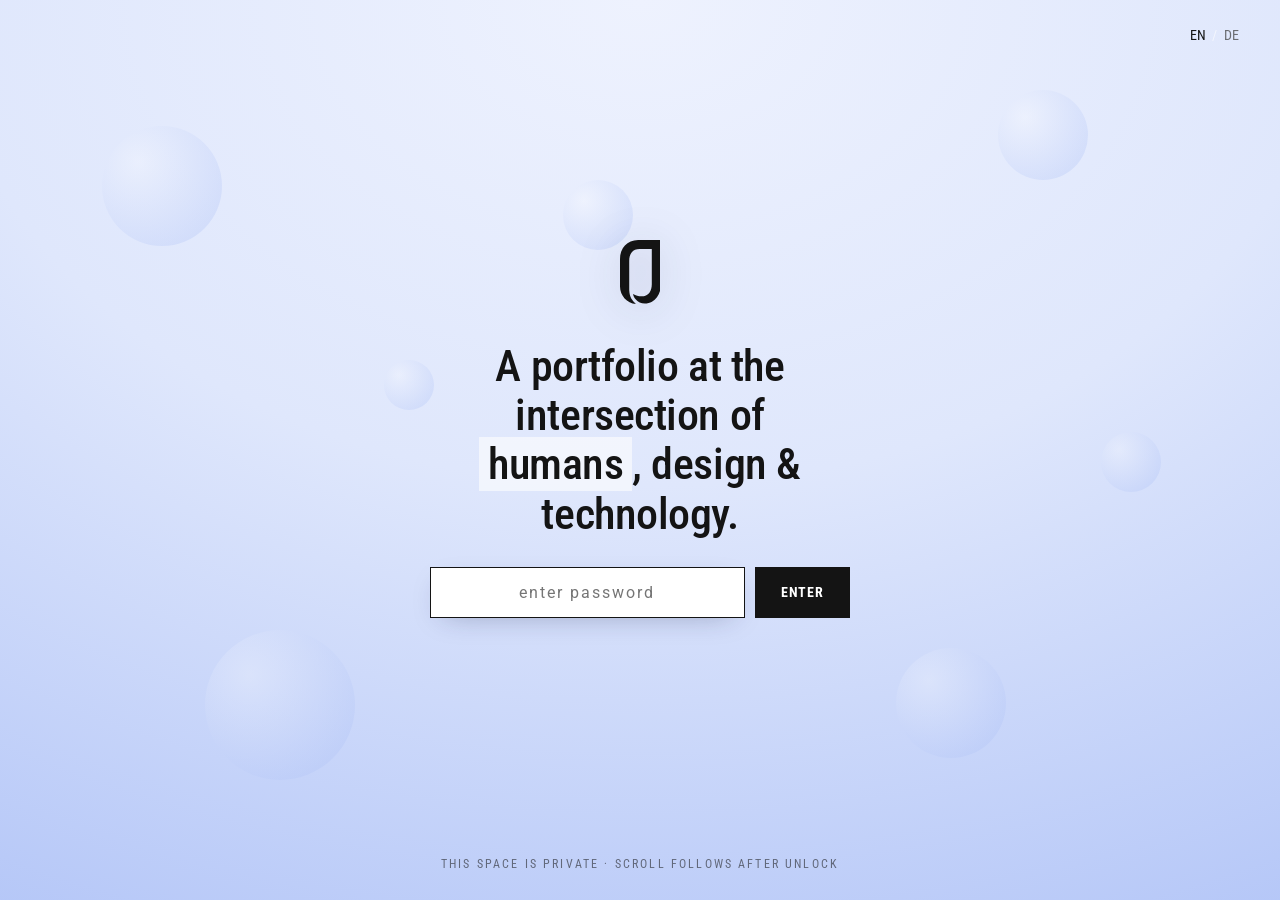
<file: index.html>
<!DOCTYPE html>
<html lang="en">
<head>
<meta charset="UTF-8" />
<meta name="viewport" content="width=device-width, initial-scale=1.0" />
<title>Olga Jaenick — UX / UI &amp; Product Designer</title>
<link rel="preconnect" href="https://fonts.googleapis.com" />
<link rel="preconnect" href="https://fonts.gstatic.com" crossorigin />
<link href="https://fonts.googleapis.com/css2?family=Roboto:wght@400;500;700&family=Roboto+Condensed:wght@400;500;600;700&family=Playfair+Display:ital,wght@0,500;0,600;1,500&display=swap" rel="stylesheet" />
<link rel="stylesheet" href="styles.css" />
</head>
<body>

<!-- ===================== GATE ===================== -->
<section id="gate" class="gate">
  <div class="gate-bubbles" id="gateBubbles" aria-hidden="true"></div>
  <div class="gate-top">
    <div class="gate-lang" id="gateLang">
      <button type="button" data-lang="en">EN</button><span class="sep">/</span><button type="button" data-lang="de">DE</button>
    </div>
  </div>
  <div class="gate-card">
    <div class="gate-logo" id="gateLogo"></div>
    <h1 class="gate-line" id="gateLine"></h1>
    <form class="gate-form" id="gateForm" autocomplete="off">
      <input id="gatePw" type="password" autocomplete="off" />
      <button type="submit" id="gateBtn"></button>
    </form>
    <div class="gate-err" id="gateErr"></div>
  </div>
  <div class="gate-scrollhint" id="gateHint"></div>
</section>

<!-- ===================== SITE ===================== -->
<div id="site" hidden>
  <div class="yearbg" id="yearbg" aria-hidden="true"></div>
  <header class="topbar" id="topbar">
    <button class="brand" id="brand" aria-label="Top"></button>
    <div class="lang" id="lang">
      <button type="button" data-lang="en">EN</button><span class="sep">/</span><button type="button" data-lang="de">DE</button>
    </div>
  </header>

  <main class="timeline" id="timeline"></main>

  <nav class="dots" id="dots" aria-label="Timeline navigation"></nav>
  <button class="fab" id="fab" aria-label="Contact"></button>
</div>

<!-- ===================== OVERLAY ===================== -->
<div class="overlay" id="overlay" hidden>
  <div class="overlay-bg" id="overlayBg"></div>
  <div class="modal" id="modal" role="dialog" aria-modal="true"></div>
</div>

<script src="app.js"></script>
</body>
</html>
</file>
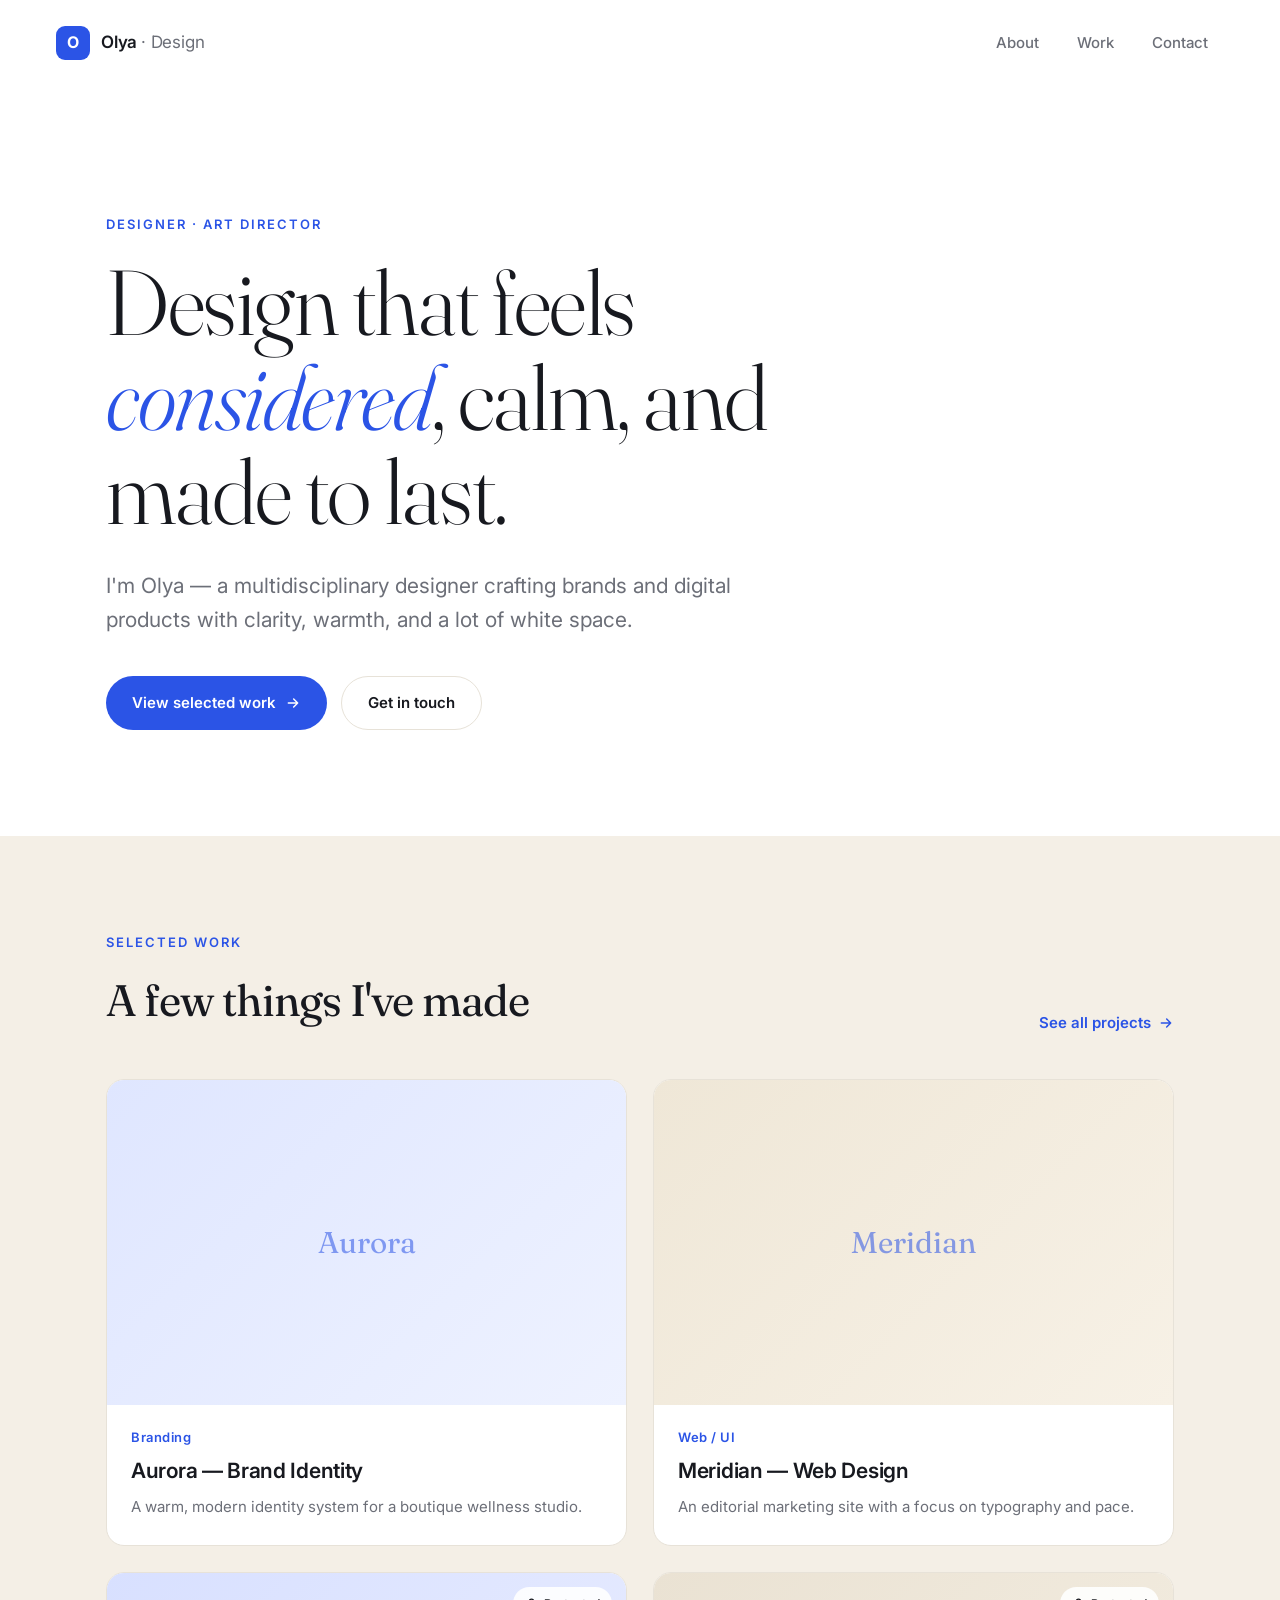
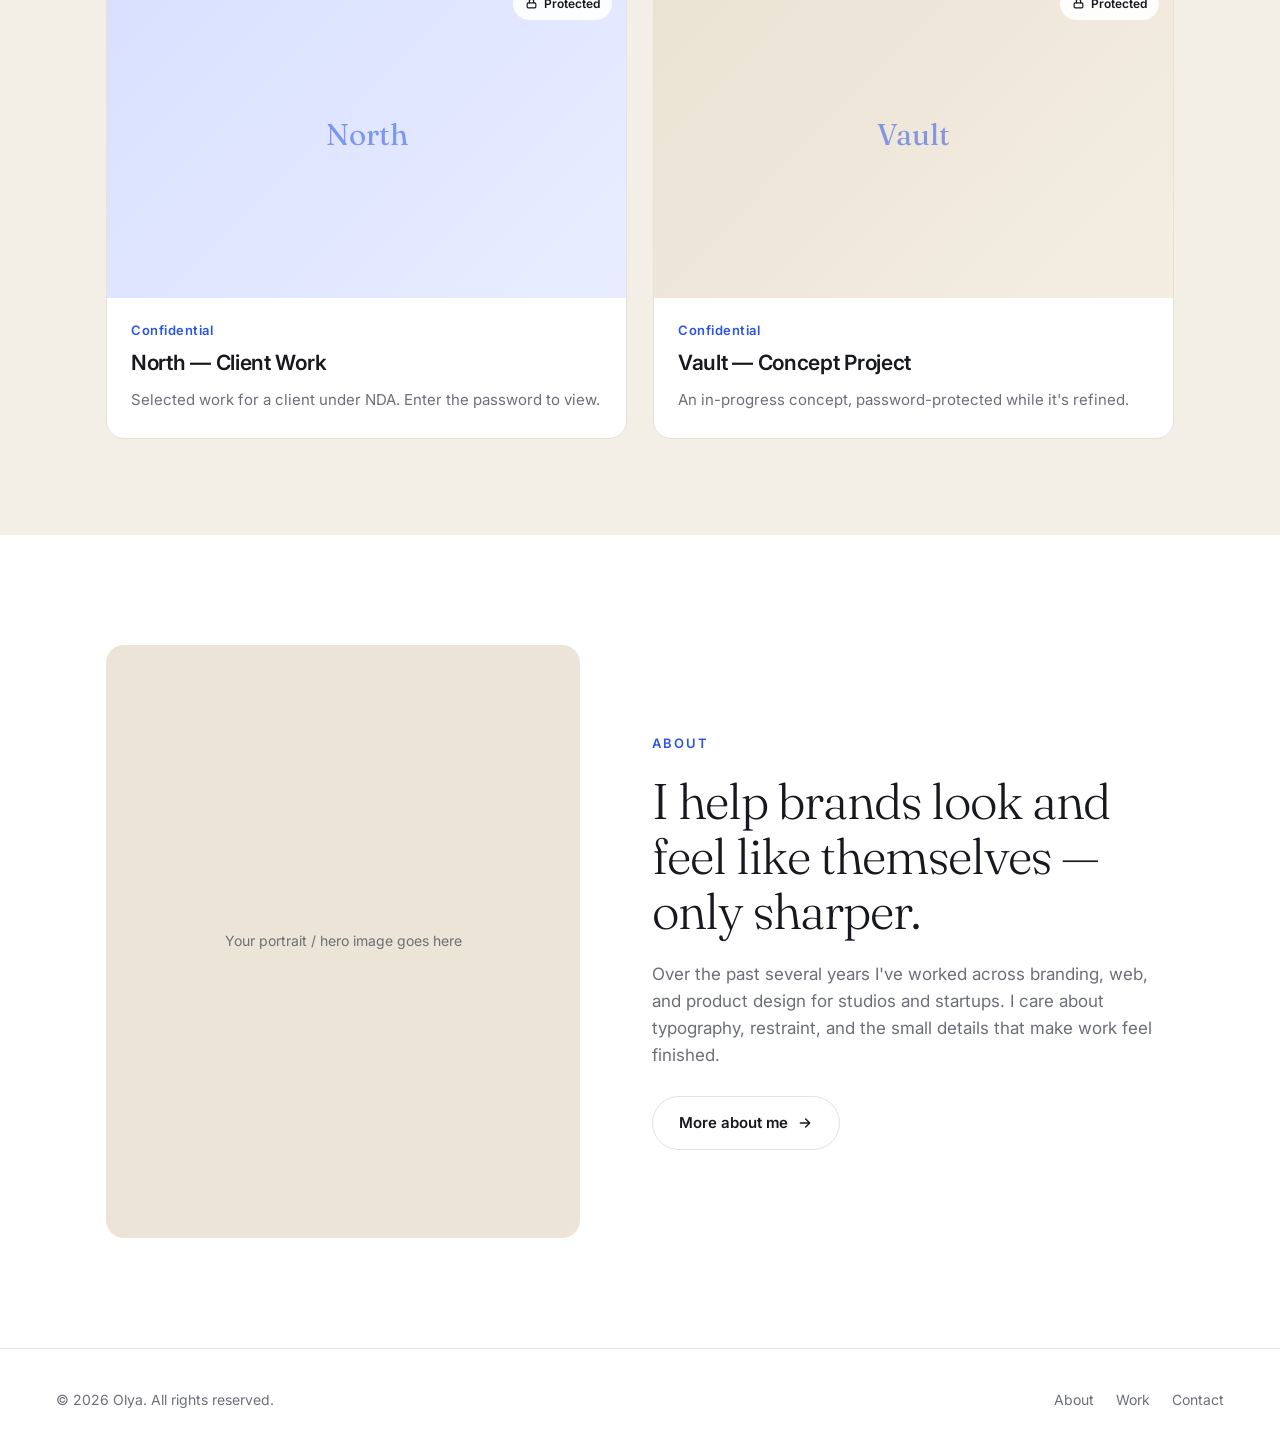
<file: index.bak.html>
<!DOCTYPE html>
<html lang="en">
<head>
<meta charset="UTF-8" />
<meta name="viewport" content="width=device-width, initial-scale=1.0" />
<title>Olya — Design Portfolio</title>
<link rel="preconnect" href="https://fonts.googleapis.com" />
<link rel="preconnect" href="https://fonts.gstatic.com" crossorigin />
<link href="https://fonts.googleapis.com/css2?family=Inter:wght@300;400;500;600;700&family=Fraunces:opsz,wght@9..144,300;9..144,400;9..144,500&display=swap" rel="stylesheet" />
<style>
  /* ============================================================
     THEME  —  edit these to fine-tune your colors
     ============================================================ */
  :root{
    --white:#ffffff;
    --beige:#f4efe6;        /* soft section background */
    --beige-deep:#ece4d6;   /* stronger beige panels   */
    --blue:#2b54e6;         /* highlight / accent      */
    --blue-dark:#1c3bb0;
    --ink:#17191f;          /* main text               */
    --muted:#6c6f78;        /* secondary text          */
    --line:#e7e2d8;         /* hairline borders        */
    --radius:18px;
    --maxw:1180px;
    --ease:cubic-bezier(.22,.61,.36,1);
  }

  *{box-sizing:border-box;margin:0;padding:0}
  html{scroll-behavior:smooth}
  body{
    font-family:'Inter',system-ui,-apple-system,sans-serif;
    color:var(--ink);
    background:var(--white);
    line-height:1.6;
    -webkit-font-smoothing:antialiased;
    overflow-x:hidden;
  }
  a{color:inherit;text-decoration:none}
  img{max-width:100%;display:block}
  .accent{color:var(--blue)}
  .serif{font-family:'Fraunces',Georgia,serif;font-weight:400}

  /* ---------- Header ---------- */
  header{
    position:fixed;top:0;left:0;right:0;z-index:50;
    display:flex;align-items:center;justify-content:space-between;
    padding:22px clamp(20px,5vw,56px);
    background:rgba(255,255,255,.82);
    backdrop-filter:saturate(180%) blur(14px);
    border-bottom:1px solid transparent;
    transition:border-color .3s var(--ease);
  }
  header.scrolled{border-bottom:1px solid var(--line)}
  .logo{
    display:flex;align-items:center;gap:11px;
    cursor:pointer;user-select:none;
  }
  .logo .mark{
    width:34px;height:34px;border-radius:9px;
    background:var(--blue);color:#fff;
    display:grid;place-items:center;
    font-weight:700;font-size:16px;letter-spacing:-.5px;
    transition:transform .35s var(--ease),background .3s;
  }
  .logo:hover .mark{transform:rotate(-8deg) scale(1.05)}
  .logo .name{font-weight:600;font-size:17px;letter-spacing:-.2px}
  .logo .name span{color:var(--muted);font-weight:400}

  nav{display:flex;align-items:center;gap:6px}
  nav a{
    font-size:15px;font-weight:500;color:var(--muted);
    padding:9px 16px;border-radius:999px;
    transition:color .2s,background .2s;
  }
  nav a:hover{color:var(--ink)}
  nav a.active{color:var(--blue);background:rgba(43,84,230,.08)}

  .nav-toggle{display:none;background:none;border:0;cursor:pointer;padding:8px}
  .nav-toggle span{display:block;width:24px;height:2px;background:var(--ink);margin:5px 0;transition:.3s}

  /* ---------- Layout ---------- */
  main{padding-top:84px;min-height:100vh}
  .wrap{max-width:var(--maxw);margin:0 auto;padding:0 clamp(20px,5vw,56px)}
  .view{animation:fade .55s var(--ease)}
  @keyframes fade{from{opacity:0;transform:translateY(14px)}to{opacity:1;transform:none}}
  .eyebrow{
    font-size:13px;font-weight:600;letter-spacing:2px;text-transform:uppercase;
    color:var(--blue);margin-bottom:20px;
  }

  /* ---------- Intro / Home ---------- */
  .hero{padding:clamp(60px,11vw,130px) 0 clamp(48px,7vw,86px)}
  .hero h1{
    font-family:'Fraunces',Georgia,serif;font-weight:300;
    font-size:clamp(42px,7.2vw,92px);line-height:1.03;letter-spacing:-1.5px;
    max-width:16ch;
  }
  .hero h1 em{font-style:italic;color:var(--blue)}
  .hero .lede{
    margin-top:30px;font-size:clamp(17px,2.1vw,21px);color:var(--muted);
    max-width:52ch;
  }
  .hero .cta{
    margin-top:40px;display:flex;gap:14px;flex-wrap:wrap;
  }
  .btn{
    display:inline-flex;align-items:center;gap:9px;
    padding:14px 26px;border-radius:999px;font-weight:600;font-size:15px;
    transition:transform .25s var(--ease),background .25s,box-shadow .25s;
  }
  .btn-primary{background:var(--blue);color:#fff}
  .btn-primary:hover{transform:translateY(-2px);box-shadow:0 12px 30px -10px rgba(43,84,230,.6)}
  .btn-ghost{border:1px solid var(--line);color:var(--ink)}
  .btn-ghost:hover{border-color:var(--ink);transform:translateY(-2px)}
  .arrow{transition:transform .25s var(--ease)}
  .btn:hover .arrow{transform:translateX(4px)}

  /* teaser projects */
  .teaser{background:var(--beige);padding:clamp(56px,8vw,96px) 0;margin-top:20px}
  .sec-head{display:flex;align-items:flex-end;justify-content:space-between;gap:24px;flex-wrap:wrap;margin-bottom:44px}
  .sec-head h2{font-family:'Fraunces',serif;font-weight:400;font-size:clamp(28px,4vw,44px);letter-spacing:-.8px}
  .sec-head p{color:var(--muted);max-width:40ch}
  .link-more{color:var(--blue);font-weight:600;font-size:15px;display:inline-flex;gap:7px;align-items:center}
  .link-more:hover .arrow{transform:translateX(4px)}

  .teaser-grid{display:grid;grid-template-columns:repeat(2,1fr);gap:26px}
  .tcard{
    background:var(--white);border-radius:var(--radius);overflow:hidden;
    border:1px solid var(--line);cursor:pointer;
    transition:transform .4s var(--ease),box-shadow .4s;
  }
  .tcard:hover{transform:translateY(-6px);box-shadow:0 24px 50px -24px rgba(20,24,40,.28)}
  .tcard .thumb{aspect-ratio:16/10;display:grid;place-items:center;position:relative;overflow:hidden}
  .tcard .thumb .lock{position:absolute;top:14px;right:14px;background:rgba(255,255,255,.9);border-radius:999px;padding:7px 12px;font-size:12px;font-weight:600;display:flex;gap:6px;align-items:center}
  .tcard .body{padding:22px 24px 26px}
  .tcard .body .cat{font-size:13px;font-weight:600;color:var(--blue);letter-spacing:.5px}
  .tcard .body h3{font-size:21px;margin-top:6px;font-weight:600;letter-spacing:-.3px}
  .tcard .body p{color:var(--muted);font-size:15px;margin-top:8px}

  /* about intro band */
  .about-intro{padding:clamp(64px,9vw,110px) 0}
  .about-intro .grid{display:grid;grid-template-columns:1fr 1.1fr;gap:clamp(30px,6vw,72px);align-items:center}
  .about-intro .portrait{
    aspect-ratio:4/5;border-radius:var(--radius);overflow:hidden;
    background:var(--beige-deep);position:relative;
  }
  .about-intro .portrait .ph{position:absolute;inset:0;display:grid;place-items:center;color:var(--muted);font-size:14px;text-align:center;padding:20px}
  .about-intro h2{font-family:'Fraunces',serif;font-weight:300;font-size:clamp(28px,4.3vw,50px);line-height:1.1;letter-spacing:-1px}
  .about-intro p{margin-top:22px;color:var(--muted);font-size:17px;max-width:48ch}

  /* ---------- About page ---------- */
  .page-head{padding:clamp(48px,7vw,90px) 0 clamp(30px,4vw,50px)}
  .page-head h1{font-family:'Fraunces',serif;font-weight:300;font-size:clamp(38px,6vw,74px);letter-spacing:-1.4px;line-height:1.05}
  .about-body{display:grid;grid-template-columns:1fr 1.4fr;gap:clamp(30px,6vw,70px);padding-bottom:clamp(60px,8vw,110px)}
  .about-body .col-portrait{aspect-ratio:4/5;border-radius:var(--radius);background:var(--beige-deep);position:relative;overflow:hidden}
  .about-body .col-portrait .ph{position:absolute;inset:0;display:grid;place-items:center;color:var(--muted);font-size:14px;text-align:center;padding:20px}
  .about-body .lead{font-size:clamp(19px,2.4vw,24px);line-height:1.5;font-weight:400}
  .about-body .lead + p{margin-top:20px;color:var(--muted);font-size:16px}
  .facts{margin-top:40px;display:grid;grid-template-columns:1fr 1fr;gap:28px}
  .facts h4{font-size:12px;letter-spacing:1.5px;text-transform:uppercase;color:var(--blue);margin-bottom:12px}
  .facts ul{list-style:none;display:flex;flex-direction:column;gap:6px;color:var(--muted);font-size:15px}

  /* ---------- Work page ---------- */
  .work-grid{display:grid;grid-template-columns:repeat(2,1fr);gap:28px;padding-bottom:clamp(60px,8vw,110px)}
  .wcard{background:var(--white);border:1px solid var(--line);border-radius:var(--radius);overflow:hidden;cursor:pointer;transition:transform .4s var(--ease),box-shadow .4s}
  .wcard:hover{transform:translateY(-6px);box-shadow:0 24px 50px -24px rgba(20,24,40,.28)}
  .wcard .thumb{aspect-ratio:16/10;position:relative;display:grid;place-items:center;overflow:hidden}
  .wcard .thumb .lock{position:absolute;top:14px;right:14px;background:rgba(255,255,255,.92);border-radius:999px;padding:7px 12px;font-size:12px;font-weight:600;display:flex;gap:6px;align-items:center}
  .wcard .body{padding:24px 26px 28px;display:flex;justify-content:space-between;align-items:flex-start;gap:16px}
  .wcard .body .cat{font-size:13px;font-weight:600;color:var(--blue)}
  .wcard .body h3{font-size:23px;font-weight:600;letter-spacing:-.4px;margin-top:6px}
  .wcard .body p{color:var(--muted);font-size:15px;margin-top:8px}
  .wcard .yr{color:var(--muted);font-size:14px;font-variant-numeric:tabular-nums}

  /* ---------- Project detail ---------- */
  .back{display:inline-flex;align-items:center;gap:8px;color:var(--muted);font-weight:500;font-size:15px;margin-bottom:26px}
  .back:hover{color:var(--blue)}
  .back .arrow{transform:rotate(180deg)}
  .proj-hero{padding-bottom:40px}
  .proj-hero .cat{color:var(--blue);font-weight:600;font-size:14px;letter-spacing:1px;text-transform:uppercase}
  .proj-hero h1{font-family:'Fraunces',serif;font-weight:300;font-size:clamp(34px,5.5vw,66px);letter-spacing:-1.3px;line-height:1.05;margin-top:14px}
  .proj-hero .sub{color:var(--muted);font-size:18px;margin-top:18px;max-width:56ch}
  .proj-meta{display:flex;gap:40px;flex-wrap:wrap;margin-top:34px;padding-top:28px;border-top:1px solid var(--line)}
  .proj-meta div h5{font-size:12px;letter-spacing:1.5px;text-transform:uppercase;color:var(--muted);margin-bottom:6px}
  .proj-meta div p{font-weight:500;font-size:15px}
  .proj-cover{aspect-ratio:16/9;border-radius:var(--radius);background:var(--beige-deep);margin:40px 0;position:relative;overflow:hidden;display:grid;place-items:center}
  .proj-cover .ph{color:var(--muted);font-size:14px}
  .proj-body{max-width:70ch;margin:0 auto;padding-bottom:40px}
  .proj-body h3{font-family:'Fraunces',serif;font-weight:400;font-size:26px;margin:38px 0 14px;letter-spacing:-.4px}
  .proj-body p{color:#3d4048;font-size:17px;margin-bottom:18px}
  .proj-gallery{display:grid;grid-template-columns:1fr 1fr;gap:24px;padding-bottom:clamp(60px,8vw,110px)}
  .proj-gallery .g{aspect-ratio:4/3;border-radius:14px;background:var(--beige);display:grid;place-items:center;color:var(--muted);font-size:13px}

  /* ---------- Password gate ---------- */
  .gate{max-width:460px;margin:clamp(40px,8vw,90px) auto;text-align:center;padding:clamp(36px,5vw,52px) clamp(28px,4vw,44px);background:var(--beige);border-radius:var(--radius);border:1px solid var(--line)}
  .gate .ring{width:66px;height:66px;border-radius:50%;background:var(--white);display:grid;place-items:center;margin:0 auto 22px;box-shadow:0 8px 24px -12px rgba(43,84,230,.4)}
  .gate h2{font-family:'Fraunces',serif;font-weight:400;font-size:28px;letter-spacing:-.5px}
  .gate p{color:var(--muted);font-size:15px;margin-top:10px}
  .gate form{margin-top:26px;display:flex;flex-direction:column;gap:12px}
  .gate input{
    width:100%;padding:15px 18px;border-radius:12px;border:1px solid var(--line);
    font-size:16px;font-family:inherit;background:var(--white);text-align:center;letter-spacing:1px;
    transition:border-color .2s,box-shadow .2s;
  }
  .gate input:focus{outline:none;border-color:var(--blue);box-shadow:0 0 0 4px rgba(43,84,230,.12)}
  .gate .err{color:#d13232;font-size:14px;min-height:18px;transition:.2s}
  .gate button{width:100%}
  .shake{animation:shake .4s}
  @keyframes shake{0%,100%{transform:translateX(0)}20%,60%{transform:translateX(-8px)}40%,80%{transform:translateX(8px)}}

  /* ---------- Contact ---------- */
  .contact{padding-bottom:clamp(60px,8vw,110px)}
  .contact .grid{display:grid;grid-template-columns:1.1fr 1fr;gap:clamp(30px,6vw,70px);align-items:start}
  .contact h1{font-family:'Fraunces',serif;font-weight:300;font-size:clamp(36px,5.5vw,64px);letter-spacing:-1.3px;line-height:1.05}
  .contact .lede{color:var(--muted);font-size:18px;margin-top:20px;max-width:44ch}
  .contact .links{margin-top:36px;display:flex;flex-direction:column;gap:2px}
  .contact .links a{display:flex;align-items:center;justify-content:space-between;padding:18px 4px;border-bottom:1px solid var(--line);font-weight:500;font-size:17px;transition:padding .25s var(--ease),color .2s}
  .contact .links a:hover{padding-left:14px;color:var(--blue)}
  .contact .links a .arrow{color:var(--blue)}
  form.cform{background:var(--beige);border-radius:var(--radius);padding:clamp(26px,4vw,38px);display:flex;flex-direction:column;gap:16px}
  form.cform label{font-size:13px;font-weight:600;letter-spacing:.5px;color:var(--muted);margin-bottom:-8px}
  form.cform input,form.cform textarea{padding:14px 16px;border-radius:11px;border:1px solid var(--line);font-family:inherit;font-size:15px;background:var(--white);transition:border-color .2s,box-shadow .2s}
  form.cform input:focus,form.cform textarea:focus{outline:none;border-color:var(--blue);box-shadow:0 0 0 4px rgba(43,84,230,.1)}
  form.cform textarea{resize:vertical;min-height:120px}

  /* ---------- Footer ---------- */
  footer{border-top:1px solid var(--line);padding:40px clamp(20px,5vw,56px);display:flex;justify-content:space-between;align-items:center;gap:20px;flex-wrap:wrap;color:var(--muted);font-size:14px}
  footer .fl{display:flex;gap:22px;flex-wrap:wrap}
  footer a:hover{color:var(--blue)}

  /* ---------- Responsive ---------- */
  @media(max-width:820px){
    nav{position:fixed;top:78px;right:16px;left:16px;flex-direction:column;align-items:stretch;gap:4px;background:var(--white);border:1px solid var(--line);border-radius:16px;padding:10px;box-shadow:0 20px 50px -20px rgba(0,0,0,.25);display:none}
    nav.open{display:flex;animation:fade .3s var(--ease)}
    nav a{padding:13px 16px;border-radius:11px}
    .nav-toggle{display:block}
    .teaser-grid,.work-grid,.about-intro .grid,.about-body,.contact .grid,.proj-gallery{grid-template-columns:1fr}
    .facts{grid-template-columns:1fr}
    .about-body .col-portrait,.about-intro .portrait{max-width:340px}
  }
</style>
</head>
<body>

<header id="hdr">
  <div class="logo" onclick="go('/')" title="Home">
    <div class="mark">O</div>
    <div class="name">Olya <span>· Design</span></div>
  </div>
  <button class="nav-toggle" id="toggle" aria-label="Menu"><span></span><span></span><span></span></button>
  <nav id="nav">
    <a href="#/about" data-route="about">About</a>
    <a href="#/work" data-route="work">Work</a>
    <a href="#/contact" data-route="contact">Contact</a>
  </nav>
</header>

<main id="app"></main>

<footer>
  <div>© <span id="yr"></span> Olya. All rights reserved.</div>
  <div class="fl">
    <a href="#/about">About</a>
    <a href="#/work">Work</a>
    <a href="#/contact">Contact</a>
  </div>
</footer>

<script>
/* ============================================================
   CONFIG  —  edit your content & password here
   ============================================================ */
const PASSWORD = "studio2026";   // ← change this to your password

// swatch backgrounds used as placeholders (replace .thumb bg / covers with your images)
const swatches = [
  "linear-gradient(135deg,#dfe6ff,#eef2ff)",
  "linear-gradient(135deg,#efe7d7,#f7f1e6)",
  "linear-gradient(135deg,#d8e0ff,#e9edff)",
  "linear-gradient(135deg,#eae2d3,#f4eee2)"
];

const projects = [
  {
    slug:"aurora-brand",
    title:"Aurora — Brand Identity",
    cat:"Branding",
    year:"2025",
    teaser:"A warm, modern identity system for a boutique wellness studio.",
    locked:false,
    role:"Art Direction, Identity",
    client:"Aurora Studio",
    scope:"Logo, type, guidelines",
    intro:"Aurora needed an identity that felt calm and premium without being cold. The system balances a serif wordmark with a soft, warm palette and generous space.",
    sections:[
      {h:"The challenge",p:"The studio was rebranding from a generic wellness look to something with real personality. The brief: professional, warm, and unmistakably theirs."},
      {h:"Approach",p:"I built the identity around a single idea — light at the edge of morning. That informed the palette, the soft gradients, and a wordmark that feels handmade but precise."},
      {h:"Outcome",p:"A flexible toolkit spanning print, signage, and social. Bookings rose in the first quarter after launch and the brand now reads consistently across every touchpoint."}
    ]
  },
  {
    slug:"meridian-web",
    title:"Meridian — Web Design",
    cat:"Web / UI",
    year:"2025",
    teaser:"An editorial marketing site with a focus on typography and pace.",
    locked:false,
    role:"Design, Prototyping",
    client:"Meridian Labs",
    scope:"Website, design system",
    intro:"A content-first website where the layout gets out of the way. Big type, quiet color, and motion used sparingly to guide the eye.",
    sections:[
      {h:"The challenge",p:"Meridian's old site buried the story under heavy UI. They wanted something that reads like a magazine and converts like a product page."},
      {h:"Approach",p:"I set a strict type scale, leaned into whitespace, and used a single accent color to mark every action. Every section earns its place."},
      {h:"Outcome",p:"A calmer, faster site with a reusable component library that the in-house team now extends on their own."}
    ]
  },
  {
    slug:"north-client",
    title:"North — Client Work",
    cat:"Confidential",
    year:"2024",
    teaser:"Selected work for a client under NDA. Enter the password to view.",
    locked:true,
    role:"Product Design",
    client:"Under NDA",
    scope:"App, design system",
    intro:"A confidential product engagement. This case study covers the research, the interface work, and the results — shared here with permission for reviewers only.",
    sections:[
      {h:"Context",p:"This project is protected because it contains pre-release product work. Thanks for keeping it between us."},
      {h:"What I did",p:"End-to-end product design across onboarding, the core dashboard, and a redesigned settings flow, working closely with two engineers."},
      {h:"Results",p:"Task completion improved measurably in usability testing, and the new patterns became the foundation for the product's design system."}
    ]
  },
  {
    slug:"vault-concept",
    title:"Vault — Concept Project",
    cat:"Confidential",
    year:"2024",
    teaser:"An in-progress concept, password-protected while it's refined.",
    locked:true,
    role:"Concept, Visual",
    client:"Self-initiated",
    scope:"Concept, motion",
    intro:"A self-initiated exploration into calmer financial interfaces. Kept private until it's ready to show more widely.",
    sections:[
      {h:"The idea",p:"What if a money app felt reassuring instead of anxious? This concept trades dense dashboards for a slower, more human pace."},
      {h:"Explorations",p:"Several directions for color, motion, and information density — the goal was clarity first, delight second."},
      {h:"Next",p:"Currently refining the prototype and testing the core flows before a public release."}
    ]
  }
];

/* ============================================================
   APP  —  routing & rendering (no need to edit below)
   ============================================================ */
const app = document.getElementById('app');
document.getElementById('yr').textContent = new Date().getFullYear();
const unlocked = () => sessionStorage.getItem('ply_unlocked') === 'yes';

function go(path){ location.hash = '#'+path; }
function esc(s){return String(s).replace(/[&<>"]/g,c=>({'&':'&amp;','<':'&lt;','>':'&gt;','"':'&quot;'}[c]));}

function lockBadge(){return '<div class="lock">'+iconLock(13)+' Protected</div>';}
function iconLock(s){return '<svg width="'+s+'" height="'+s+'" viewBox="0 0 24 24" fill="none" stroke="currentColor" stroke-width="2.2" stroke-linecap="round" stroke-linejoin="round"><rect x="4" y="11" width="16" height="9" rx="2"/><path d="M8 11V8a4 4 0 0 1 8 0v3"/></svg>';}
const arrow = '<svg class="arrow" width="16" height="16" viewBox="0 0 24 24" fill="none" stroke="currentColor" stroke-width="2.2" stroke-linecap="round" stroke-linejoin="round"><path d="M5 12h14M13 6l6 6-6 6"/></svg>';

function renderHome(){
  const teaserCards = projects.slice(0,4).map((p,i)=>`
    <article class="tcard" onclick="go('/work/${p.slug}')">
      <div class="thumb" style="background:${swatches[i%swatches.length]}">
        ${p.locked?lockBadge():''}
        <span style="font-family:'Fraunces',serif;font-size:30px;color:var(--blue);opacity:.55">${esc(p.title.split(' ')[0])}</span>
      </div>
      <div class="body">
        <div class="cat">${esc(p.cat)}</div>
        <h3>${esc(p.title)}</h3>
        <p>${esc(p.teaser)}</p>
      </div>
    </article>`).join('');

  return `<div class="view">
    <section class="hero"><div class="wrap">
      <div class="eyebrow">Designer · Art Director</div>
      <h1>Design that feels <em>considered</em>, calm, and made to last.</h1>
      <p class="lede">I'm Olya — a multidisciplinary designer crafting brands and digital products with clarity, warmth, and a lot of white space.</p>
      <div class="cta">
        <a class="btn btn-primary" href="#/work">View selected work ${arrow}</a>
        <a class="btn btn-ghost" href="#/contact">Get in touch</a>
      </div>
    </div></section>

    <section class="teaser"><div class="wrap">
      <div class="sec-head">
        <div><div class="eyebrow" style="margin-bottom:12px">Selected work</div><h2>A few things I've made</h2></div>
        <a class="link-more" href="#/work">See all projects ${arrow}</a>
      </div>
      <div class="teaser-grid">${teaserCards}</div>
    </div></section>

    <section class="about-intro"><div class="wrap"><div class="grid">
      <div class="portrait"><div class="ph">Your portrait / hero image goes here</div></div>
      <div>
        <div class="eyebrow">About</div>
        <h2>I help brands look and feel like themselves — only sharper.</h2>
        <p>Over the past several years I've worked across branding, web, and product design for studios and startups. I care about typography, restraint, and the small details that make work feel finished.</p>
        <a class="btn btn-ghost" style="margin-top:26px" href="#/about">More about me ${arrow}</a>
      </div>
    </div></div></section>
  </div>`;
}

function renderAbout(){
  return `<div class="view"><div class="wrap">
    <section class="page-head">
      <div class="eyebrow">About</div>
      <h1>Designer, art director,<br>and full-time detail person.</h1>
    </section>
    <section class="about-body">
      <div class="col-portrait"><div class="ph">Your portrait image goes here</div></div>
      <div>
        <p class="lead">I design brands and digital products that feel calm, confident, and human — with a bias toward clarity and generous white space.</p>
        <p>My work spans identity systems, editorial websites, and end-to-end product design. I like projects where strategy and craft meet: where a clear idea gets expressed through precise typography, considered color, and motion that means something.</p>
        <p>When I'm not designing, I'm collecting type specimens, over-analyzing packaging, and chasing good light.</p>
        <div class="facts">
          <div><h4>Services</h4><ul><li>Brand identity</li><li>Web & UI design</li><li>Product design</li><li>Art direction</li></ul></div>
          <div><h4>Toolkit</h4><ul><li>Figma</li><li>Adobe CC</li><li>Framer / Webflow</li><li>Prototyping</li></ul></div>
        </div>
        <a class="btn btn-primary" style="margin-top:38px" href="#/contact">Work with me ${arrow}</a>
      </div>
    </section>
  </div></div>`;
}

function renderWork(){
  const cards = projects.map((p,i)=>`
    <article class="wcard" onclick="go('/work/${p.slug}')">
      <div class="thumb" style="background:${swatches[i%swatches.length]}">
        ${p.locked?lockBadge():''}
        <span style="font-family:'Fraunces',serif;font-size:34px;color:var(--blue);opacity:.5">${esc(p.title.split(' ')[0])}</span>
      </div>
      <div class="body">
        <div><div class="cat">${esc(p.cat)}</div><h3>${esc(p.title)}</h3><p>${esc(p.teaser)}</p></div>
        <div class="yr">${esc(p.year)}</div>
      </div>
    </article>`).join('');
  return `<div class="view"><div class="wrap">
    <section class="page-head">
      <div class="eyebrow">Work</div>
      <h1>Selected projects</h1>
    </section>
    <section class="work-grid">${cards}</section>
  </div></div>`;
}

function renderProject(slug){
  const p = projects.find(x=>x.slug===slug);
  if(!p) return renderNotFound();
  if(p.locked && !unlocked()) return renderGate(p);

  const gallery = [0,1,2,3].map(n=>`<div class="g">Image ${n+1}</div>`).join('');
  const body = p.sections.map(s=>`<h3>${esc(s.h)}</h3><p>${esc(s.p)}</p>`).join('');
  const i = projects.indexOf(p);
  return `<div class="view"><div class="wrap">
    <section class="proj-hero" style="padding-top:8px">
      <a class="back" href="#/work">${arrow} Back to work</a>
      <div class="cat">${esc(p.cat)}${p.locked?' · Unlocked':''}</div>
      <h1>${esc(p.title)}</h1>
      <p class="sub">${esc(p.intro)}</p>
      <div class="proj-meta">
        <div><h5>Role</h5><p>${esc(p.role)}</p></div>
        <div><h5>Client</h5><p>${esc(p.client)}</p></div>
        <div><h5>Scope</h5><p>${esc(p.scope)}</p></div>
        <div><h5>Year</h5><p>${esc(p.year)}</p></div>
      </div>
    </section>
    <div class="proj-cover" style="background:${swatches[i%swatches.length]}"><div class="ph">Project cover image</div></div>
    <section class="proj-body">${body}</section>
    <section class="proj-gallery">${gallery}</section>
  </div></div>`;
}

function renderGate(p){
  return `<div class="view"><div class="wrap">
    <div class="gate">
      <div class="ring" style="color:var(--blue)">${iconLock(24)}</div>
      <h2>Protected project</h2>
      <p>“${esc(p.title)}” is password-protected. Enter the password to view the full case study.</p>
      <form onsubmit="return tryUnlock(event,'${p.slug}')">
        <input id="pw" type="password" placeholder="Enter password" autocomplete="off" autofocus />
        <div class="err" id="pwerr"></div>
        <button class="btn btn-primary" type="submit" style="justify-content:center">Unlock ${arrow}</button>
      </form>
      <p style="margin-top:18px;font-size:13px"><a href="#/work" style="color:var(--muted)">← Back to all work</a></p>
    </div>
  </div></div>`;
}

function tryUnlock(e,slug){
  e.preventDefault();
  const val = document.getElementById('pw').value;
  if(val === PASSWORD){
    sessionStorage.setItem('ply_unlocked','yes');
    render();
  }else{
    const box = document.querySelector('.gate');
    const err = document.getElementById('pwerr');
    err.textContent = 'Incorrect password — try again.';
    box.classList.remove('shake'); void box.offsetWidth; box.classList.add('shake');
  }
  return false;
}

function renderNotFound(){
  return `<div class="view"><div class="wrap"><section class="page-head">
    <div class="eyebrow">404</div><h1>Page not found</h1>
    <a class="btn btn-primary" style="margin-top:26px" href="#/">Back home ${arrow}</a>
  </section></div></div>`;
}

function renderContact(){
  return `<div class="view"><div class="wrap">
    <section class="contact" style="padding-top:clamp(48px,7vw,90px)"><div class="grid">
      <div>
        <div class="eyebrow">Contact</div>
        <h1>Let's make something good.</h1>
        <p class="lede">Available for select freelance and collaboration work. Tell me a little about your project and I'll get back to you within a couple of days.</p>
        <div class="links">
          <a href="mailto:ojaenick@gmail.com">Email <span>ojaenick@gmail.com ${arrow}</span></a>
          <a href="#/work">LinkedIn <span>/in/olya ${arrow}</span></a>
          <a href="#/work">Instagram <span>@olya.design ${arrow}</span></a>
        </div>
      </div>
      <form class="cform" onsubmit="return sendMsg(event)">
        <label>Name</label>
        <input required placeholder="Your name" />
        <label>Email</label>
        <input required type="email" placeholder="you@email.com" />
        <label>Message</label>
        <textarea required placeholder="Tell me about your project…"></textarea>
        <button class="btn btn-primary" type="submit" style="justify-content:center">Send message ${arrow}</button>
        <div id="sent" style="color:var(--blue);font-size:14px;font-weight:600"></div>
      </form>
    </div></section>
  </div></div>`;
}
function sendMsg(e){e.preventDefault();document.getElementById('sent').textContent='Thanks! This demo form isn\'t wired to a server yet — connect it to your email tool of choice.';e.target.reset();return false;}

/* ---- router ---- */
function setActive(route){
  document.querySelectorAll('nav a').forEach(a=>a.classList.toggle('active',a.dataset.route===route));
}
function render(){
  const hash = location.hash.replace(/^#/,'') || '/';
  const parts = hash.split('/').filter(Boolean); // [] | ['about'] | ['work'] | ['work','slug'] | ['contact']
  let html, route='';
  if(parts.length===0){ html=renderHome(); }
  else if(parts[0]==='about'){ html=renderAbout(); route='about'; }
  else if(parts[0]==='work' && parts[1]){ html=renderProject(parts[1]); route='work'; }
  else if(parts[0]==='work'){ html=renderWork(); route='work'; }
  else if(parts[0]==='contact'){ html=renderContact(); route='contact'; }
  else { html=renderNotFound(); }
  setActive(route);
  app.innerHTML = html;
  window.scrollTo({top:0,behavior:'instant'});
  document.getElementById('nav').classList.remove('open');
}
window.addEventListener('hashchange',render);
window.addEventListener('load',render);
render();

/* header border on scroll */
window.addEventListener('scroll',()=>{document.getElementById('hdr').classList.toggle('scrolled',window.scrollY>8);});
/* mobile menu */
document.getElementById('toggle').addEventListener('click',()=>document.getElementById('nav').classList.toggle('open'));
</script>
</body>
</html>
</file>
<file: styles.css>
/* ============================================================
   THEME
   ============================================================ */
:root{
  --white:#ffffff;
  --ink:#141414;
  --muted:#6b6d72;
  --accent:#9fb6f5;         /* light blue */
  --accent-soft:#c3d1fa;
  --beige:#ece3d1;
  --wash:#f5f6f9;
  --line:#e9e9e7;
  --maxw:1080px;
  --ease:cubic-bezier(.22,.61,.36,1);
}
*{box-sizing:border-box;margin:0;padding:0}
html{scroll-behavior:smooth}
body{font-family:'Roboto',system-ui,-apple-system,sans-serif;color:var(--ink);background:var(--white);line-height:1.6;-webkit-font-smoothing:antialiased;overflow-x:hidden}
a{color:inherit;text-decoration:none}
img{max-width:100%;display:block}
button{font-family:inherit}
.cond{font-family:'Roboto Condensed',sans-serif}
body.locked{overflow:hidden}
body.modal-open #site{filter:blur(7px);transform:scale(.995);transition:filter .35s var(--ease),transform .35s var(--ease)}

/* ============================================================
   GATE
   ============================================================ */
.gate{position:fixed;inset:0;z-index:100;display:flex;flex-direction:column;align-items:center;justify-content:center;
  background:radial-gradient(120% 120% at 50% 0%, #eef2fe 0%, #dfe7fc 45%, var(--accent) 120%);
  overflow:hidden;text-align:center;padding:24px}
.gate.hide{opacity:0;visibility:hidden;transform:scale(1.03);transition:opacity .6s var(--ease),transform .6s var(--ease),visibility .6s}
.gate-bubbles{position:absolute;inset:0;pointer-events:none}
.gate-bubbles span{position:absolute;border-radius:50%;background:radial-gradient(circle at 30% 30%, #ffffff88, #9fb6f5aa);opacity:.5;animation:floaty 9s ease-in-out infinite}
@keyframes floaty{0%,100%{transform:translateY(0)}50%{transform:translateY(-14px)}}
.gate-top{position:absolute;top:0;left:0;right:0;display:flex;justify-content:flex-end;padding:22px clamp(18px,4vw,40px)}
.gate-lang,.lang{display:inline-flex;align-items:center;gap:5px;font-family:'Roboto Condensed',sans-serif;font-weight:400;font-size:14px;letter-spacing:.06em}
.gate-lang button,.lang button{background:none;border:0;cursor:pointer;color:var(--muted);padding:2px 1px;font:inherit;font-weight:400;transition:color .2s}
.gate-lang button:hover,.lang button:hover{color:var(--ink)}
.gate-lang button.active,.lang button.active{color:var(--ink)}
.gate-lang .sep,.lang .sep{color:#ffffff99}
.gate-card{position:relative;z-index:2;max-width:640px;display:flex;flex-direction:column;align-items:center;gap:8px;animation:riseIn .8s var(--ease) both}
@keyframes riseIn{from{opacity:0;transform:translateY(18px)}to{opacity:1;transform:none}}
.gate-logo svg{height:64px;width:auto;color:var(--ink);filter:drop-shadow(0 6px 20px rgba(20,30,70,.18))}
.gate-line{font-family:'Roboto Condensed',sans-serif;font-weight:500;font-size:clamp(24px,4.4vw,44px);line-height:1.12;letter-spacing:-.01em;color:var(--ink);margin:22px 0 6px;max-width:18ch}
.gate-line .mark{background:rgba(255,255,255,.6);padding:.02em .2em;-webkit-box-decoration-break:clone;box-decoration-break:clone}
.gate-form{display:flex;gap:10px;margin-top:14px;width:min(420px,86vw)}
.gate-form input{flex:1;padding:15px 18px;border:1.5px solid #ffffff;background:rgba(255,255,255,.7);font-size:16px;font-family:inherit;text-align:center;letter-spacing:2px;transition:border-color .2s,box-shadow .2s,background .2s}
.gate-form input:focus{outline:none;border-color:var(--ink);background:#fff;box-shadow:0 8px 30px -14px rgba(20,30,70,.4)}
.gate-form button{padding:15px 26px;background:var(--ink);color:#fff;border:0;cursor:pointer;font-family:'Roboto Condensed',sans-serif;font-weight:700;font-size:14px;letter-spacing:.06em;text-transform:uppercase;transition:background .2s,transform .2s}
.gate-form button:hover{background:#000;transform:translateY(-1px)}
.gate-err{min-height:22px;color:#c0392b;font-size:14px;margin-top:12px;font-weight:500}
.gate-scrollhint{position:absolute;bottom:26px;left:0;right:0;color:var(--ink);opacity:.55;font-family:'Roboto Condensed',sans-serif;font-size:12px;letter-spacing:.18em;text-transform:uppercase}
.shake{animation:shake .4s}
@keyframes shake{0%,100%{transform:translateX(0)}20%,60%{transform:translateX(-8px)}40%,80%{transform:translateX(8px)}}

/* ============================================================
   TOP BAR
   ============================================================ */
.topbar{position:fixed;top:0;left:0;right:0;z-index:60;display:flex;align-items:center;justify-content:space-between;
  padding:20px clamp(18px,4vw,44px);pointer-events:none}
.topbar>*{pointer-events:auto}
.brand{background:none;border:0;cursor:pointer;display:inline-flex;align-items:center;transition:transform .3s var(--ease)}
.brand:hover{transform:translateY(-2px)}
.brand svg{height:30px;width:auto;color:var(--ink)}

/* ============================================================
   TIMELINE
   ============================================================ */
/* huge faint year in the background, bottom-left */
.yearbg{position:fixed;left:0;bottom:-2.5vh;z-index:0;pointer-events:none;user-select:none;
  font-family:'Playfair Display',Georgia,serif;font-weight:500;font-style:italic;
  font-size:clamp(120px,20vw,300px);line-height:.8;letter-spacing:-.02em;
  color:var(--beige);padding-left:2.5vw;white-space:nowrap;transition:opacity .4s var(--ease)}

.timeline{position:relative;z-index:1;max-width:var(--maxw);margin:0 auto;padding:22vh clamp(20px,5vw,40px) 0}
.intro-head{text-align:center;margin:0 auto 6vh;max-width:20ch}
.intro-head .kick{font-family:'Roboto Condensed',sans-serif;font-weight:700;font-size:12px;letter-spacing:.22em;text-transform:uppercase;color:var(--muted)}
.intro-head h2{font-family:'Roboto Condensed',sans-serif;font-weight:500;font-size:clamp(28px,5vw,52px);line-height:1.05;margin-top:12px}
.intro-head p{color:var(--muted);margin-top:16px;font-size:17px}

/* rows & nodes — organic, non-uniform layout (singles + same-height pairs) */
.row{position:relative;display:flex;align-items:flex-start;margin:min(11vh,110px) 0}
.row.pair{justify-content:space-between;gap:5%}
.row.single.l{justify-content:flex-start}
.row.single.r{justify-content:flex-end}
.row.single.c{justify-content:center}
.row.single.cl{justify-content:flex-start;padding-left:12%}
.row.single.cr{justify-content:flex-end;padding-right:10%}
.node{position:relative;display:block}
.node.drop{margin-top:clamp(30px,7vh,90px)}

/* title cards — just the headline in a black marker box (no circles/images) */
.titlecard{position:relative;display:inline-block;width:fit-content;max-width:min(420px,80vw);cursor:pointer;transition:transform .3s var(--ease)}
.titlecard .yr{display:block;font-family:'Roboto Condensed',sans-serif;font-weight:500;font-size:13px;letter-spacing:.16em;color:var(--muted);margin-bottom:11px;padding-left:3px;transition:color .3s}
.titlecard .box{display:inline-block;background:var(--ink);color:#fff;padding:15px 22px 17px}
.titlecard .t{display:block;font-family:'Roboto Condensed',sans-serif;font-weight:500;font-size:clamp(30px,4.4vw,54px);line-height:.96;letter-spacing:.004em;text-transform:uppercase}
.titlecard .s{display:block;font-family:'Roboto Condensed',sans-serif;font-weight:500;font-size:13px;letter-spacing:.18em;text-transform:uppercase;color:var(--accent);margin-top:10px}
.titlecard.sm{max-width:min(300px,70vw)}
.titlecard.sm .box{padding:11px 16px 13px}
.titlecard.sm .t{font-size:clamp(22px,2.6vw,34px)}
.titlecard.sm .s{font-size:11px;margin-top:7px}
/* centered-in-view accent + hover grow */
.node.inview .titlecard .yr{color:var(--accent)}
.titlecard:hover{transform:scale(1.06)}
.titlecard:active{transform:scale(1.03)}

/* interlude */
.interlude{position:relative;display:flex;justify-content:center;margin:min(10vh,90px) 0}
.interlude .card{position:relative;z-index:2;background:var(--wash);border:1px solid var(--line);padding:22px 26px;max-width:440px;text-align:center}
.interlude .yr{font-family:'Roboto Condensed',sans-serif;font-weight:700;font-size:12px;letter-spacing:.18em;text-transform:uppercase;color:var(--accent)}
.interlude p{margin-top:8px;font-size:16px;color:#3c3d42}

/* ============================================================
   ABOUT (end)
   ============================================================ */
.about-end{max-width:var(--maxw);margin:min(14vh,150px) auto 0;padding:0 clamp(20px,5vw,40px) 18vh;position:relative}
.about-end .inner{display:grid;grid-template-columns:0.8fr 1.2fr;gap:clamp(28px,6vw,64px);align-items:center}
.about-end .portrait{aspect-ratio:4/5;overflow:hidden;background:var(--wash)}
.about-end .portrait img{width:100%;height:100%;object-fit:cover}
.about-end .kick{font-family:'Roboto Condensed',sans-serif;font-weight:700;font-size:12px;letter-spacing:.22em;text-transform:uppercase;color:var(--muted)}
.about-end h2{font-family:'Roboto Condensed',sans-serif;font-weight:500;font-size:clamp(30px,5vw,54px);line-height:1.05;margin:12px 0 18px;text-transform:uppercase}
.about-end p{color:#3c3d42;font-size:17px;margin-bottom:16px;max-width:52ch}
.about-end .contactline{margin-top:26px;display:flex;flex-direction:column;gap:6px}
.about-end .contactline a{font-family:'Roboto Condensed',sans-serif;font-weight:500;font-size:clamp(22px,3vw,34px);color:var(--accent);transition:color .2s;width:fit-content}
.about-end .contactline a:hover{color:var(--ink)}
.about-end .socials{display:flex;gap:20px;margin-top:22px}
.about-end .socials a{color:var(--accent);transition:color .2s,transform .2s;display:inline-flex}
.about-end .socials a:hover{color:var(--ink);transform:translateY(-2px)}
.about-end .socials svg{height:20px;width:auto}
.about-end .foot{margin-top:40px;padding-top:20px;border-top:1px solid var(--line);display:flex;justify-content:space-between;gap:16px;flex-wrap:wrap;color:var(--muted);font-size:13px}
.about-end .foot .tag{font-family:'Roboto Condensed',sans-serif;font-weight:700;text-transform:uppercase;font-size:12px;letter-spacing:.04em;color:var(--ink)}
.about-end .foot a:hover{color:var(--accent)}

/* ============================================================
   SIDE DOTS
   ============================================================ */
.dots{position:fixed;right:20px;top:50%;transform:translateY(-50%);z-index:55;display:flex;flex-direction:column;gap:14px;align-items:flex-end}
.dots button{position:relative;background:none;border:0;cursor:pointer;padding:0;display:flex;align-items:center;gap:10px}
.dots .d{width:9px;height:9px;border-radius:50%;background:#cfd6e6;transition:all .35s var(--ease)}
.dots button.done .d{background:var(--accent)}
.dots button.active .d{background:var(--ink);width:13px;height:13px;box-shadow:0 0 0 5px rgba(159,182,245,.35)}
.dots .lbl{font-family:'Roboto Condensed',sans-serif;font-weight:700;font-size:11px;letter-spacing:.08em;text-transform:uppercase;color:var(--ink);
  background:#fff;padding:4px 9px;box-shadow:0 8px 24px -12px rgba(0,0,0,.35);opacity:0;transform:translateX(6px);pointer-events:none;transition:.25s var(--ease);white-space:nowrap;order:-1}
.dots button:hover .lbl{opacity:1;transform:none}

/* ============================================================
   CONTACT FAB
   ============================================================ */
.fab{position:fixed;right:22px;bottom:22px;z-index:58;border:0;cursor:pointer;background:var(--ink);color:#fff;
  padding:14px 22px;border-radius:999px;font-family:'Roboto Condensed',sans-serif;font-weight:700;font-size:14px;letter-spacing:.06em;text-transform:uppercase;
  box-shadow:0 16px 40px -16px rgba(0,0,0,.5);transition:background .25s,transform .25s var(--ease)}
.fab:hover{background:var(--accent);color:var(--ink);transform:translateY(-2px)}

/* ============================================================
   OVERLAY / MODAL
   ============================================================ */
.overlay{position:fixed;inset:0;z-index:90;display:grid;place-items:center;padding:clamp(14px,3vw,40px)}
.overlay.show .overlay-bg{opacity:1}
.overlay.show .modal{opacity:1;transform:none}
.overlay-bg{position:absolute;inset:0;background:rgba(18,22,40,.42);opacity:0;transition:opacity .35s var(--ease)}
.modal{position:relative;z-index:2;background:#fff;width:min(940px,100%);max-height:90vh;overflow:auto;opacity:0;transform:translateY(24px) scale(.98);transition:opacity .4s var(--ease),transform .4s var(--ease)}
.modal .close{position:sticky;top:0;margin-left:auto;display:flex}
.modal .close button{margin:14px 14px 0 auto;width:42px;height:42px;border:0;background:var(--ink);color:#fff;cursor:pointer;display:grid;place-items:center;transition:background .2s}
.modal .close button:hover{background:var(--accent);color:var(--ink)}
.modal .mbody{padding:0 clamp(22px,4vw,48px) clamp(30px,5vw,52px)}
.modal .mtag{font-family:'Roboto Condensed',sans-serif;font-weight:700;font-size:12px;letter-spacing:.16em;text-transform:uppercase;color:var(--accent)}
.modal h2{font-family:'Roboto Condensed',sans-serif;font-weight:500;font-size:clamp(30px,5vw,58px);line-height:1;letter-spacing:-.01em;text-transform:uppercase;margin:10px 0 6px}
.modal .myr{color:var(--muted);font-size:15px}
.modal .mdesc{font-size:18px;line-height:1.55;color:#33343a;max-width:62ch;margin:22px 0 6px}
.modal .mmeta{display:flex;gap:36px;flex-wrap:wrap;margin:24px 0 6px;padding:20px 0;border-top:1px solid var(--line);border-bottom:1px solid var(--line)}
.modal .mmeta .k{font-family:'Roboto Condensed',sans-serif;font-size:12px;font-weight:700;letter-spacing:.12em;text-transform:uppercase;color:var(--muted);margin-bottom:6px}
.modal .mmeta .v{font-weight:500;font-size:14px;max-width:34ch}

/* slider */
.slider{position:relative;margin:26px 0 6px}
.slides{display:flex;overflow-x:auto;scroll-snap-type:x mandatory;-webkit-overflow-scrolling:touch;scrollbar-width:none}
.slides::-webkit-scrollbar{display:none}
.slides img{flex:0 0 100%;scroll-snap-align:center;width:100%;aspect-ratio:3/2;object-fit:contain;background:#fff;border:1px solid var(--line)}
.s-btn{position:absolute;top:50%;transform:translateY(-50%);width:44px;height:44px;border:0;background:rgba(20,20,20,.82);color:#fff;cursor:pointer;display:grid;place-items:center;transition:background .2s,transform .15s}
.s-btn:hover{background:var(--ink)}
.s-btn:active{transform:translateY(-50%) scale(.94)}
.s-prev{left:12px}.s-next{right:12px}
.mplaceholder{margin:26px 0 6px;aspect-ratio:16/8;background:linear-gradient(140deg,var(--wash),#e8ecf7);border:1px dashed var(--line);display:grid;place-items:center;color:var(--muted);font-family:'Roboto Condensed',sans-serif;letter-spacing:.06em;text-transform:uppercase;font-size:13px}

/* ============================================================
   RESPONSIVE
   ============================================================ */
@media(max-width:820px){
  .row,.row.pair,.row.single.cl,.row.single.cr{flex-direction:column;align-items:flex-start;justify-content:flex-start;gap:min(8vh,66px);padding:0}
  .node.drop{margin-top:0}
  .bubble{width:min(66vw,300px)}
  .bubble.sm{width:min(46vw,190px)}
  .bubble .label{left:0}
  .interlude{justify-content:flex-start}
  .interlude .card{text-align:left}
  .about-end .inner{grid-template-columns:1fr}
  .about-end .portrait{max-width:320px}
  .dots{right:10px;gap:11px}
  .dots .lbl{display:none}
  .yearbg{font-size:34vw}
}
@media(prefers-reduced-motion:reduce){
  .bubble.float .disc,.gate-bubbles span{animation:none}
  html{scroll-behavior:auto}
}
</file>
